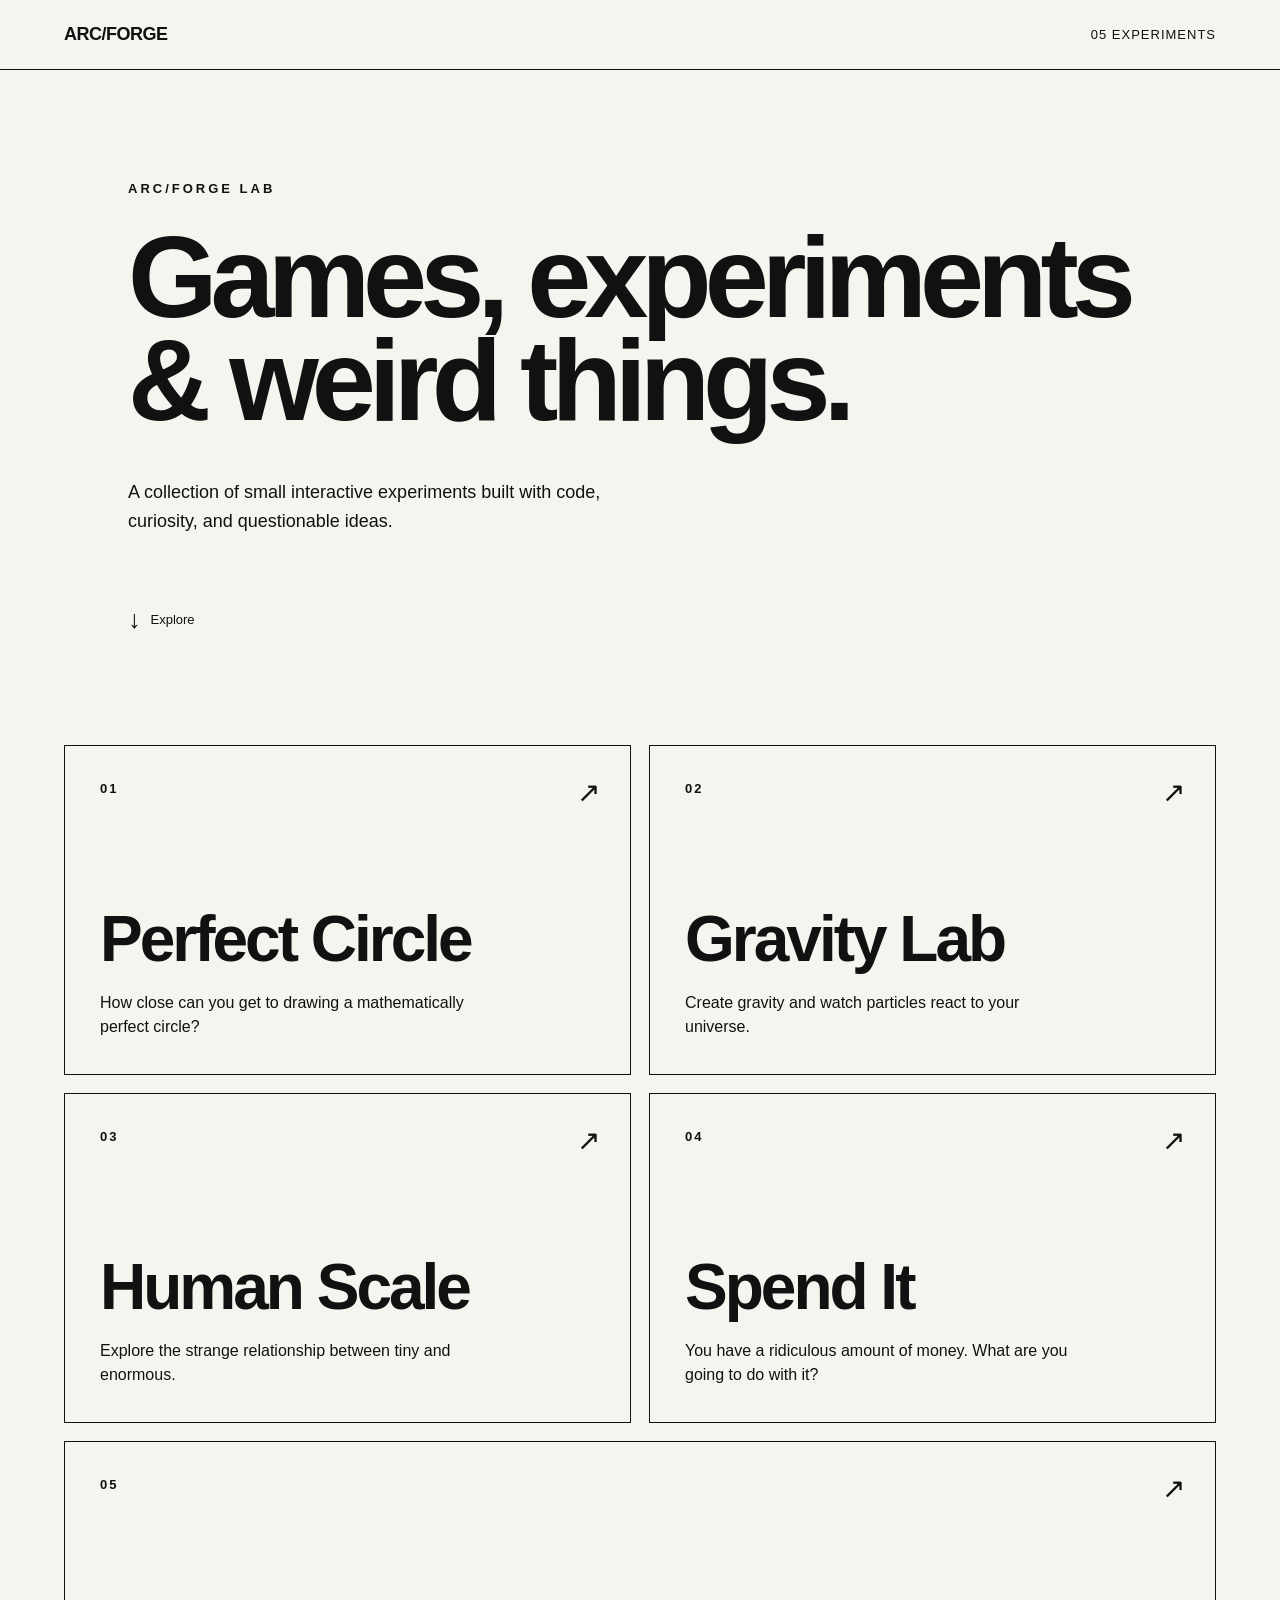
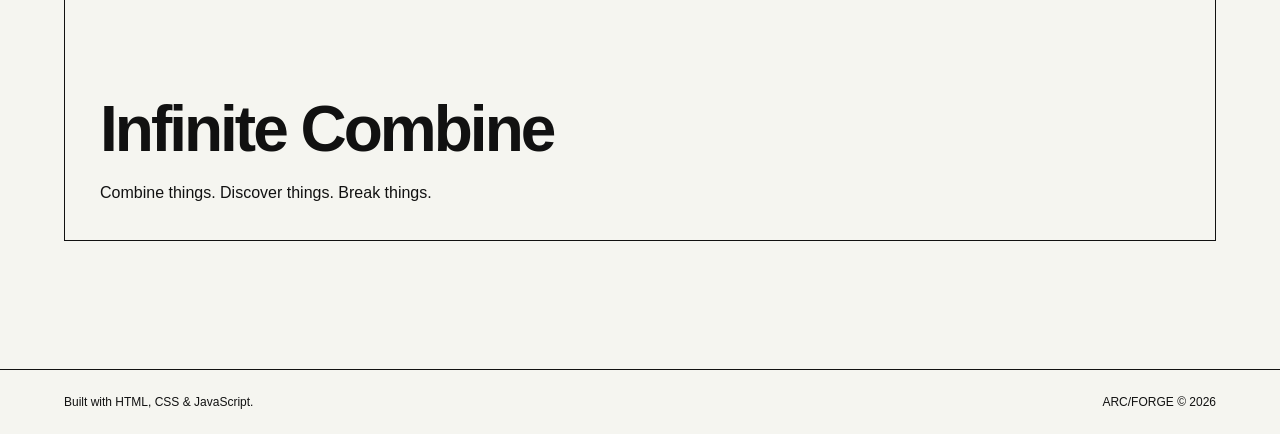
<file: index.html>
<!DOCTYPE html>
<html lang="en">
<head>
    <meta charset="UTF-8">
    <meta name="viewport" content="width=device-width, initial-scale=1.0">

    <title>ARC/FORGE LAB</title>

    <link rel="stylesheet" href="style.css">
</head>

<body>

    <header class="navbar">
        <a href="#" class="logo">ARC/FORGE</a>

        <div class="nav-right">
            <span id="experiment-count">05 experiments</span>
        </div>
    </header>


    <main>

        <section class="hero">

            <p class="eyebrow">ARC/FORGE LAB</p>

            <h1>
                Games, experiments<br>
                & weird things.
            </h1>

            <p class="hero-description">
                A collection of small interactive experiments
                built with code, curiosity, and questionable ideas.
            </p>

            <div class="scroll-indicator">
                <span>↓</span>
                Explore
            </div>

        </section>


        <section class="experiments">

            <a href="experiments/circle.html" class="experiment-card">

                <div class="card-number">01</div>

                <div class="card-content">
                    <h2>Perfect Circle</h2>

                    <p>
                        How close can you get to drawing
                        a mathematically perfect circle?
                    </p>
                </div>

                <span class="arrow">↗</span>

            </a>


            <a href="experiments/gravity.html" class="experiment-card">

                <div class="card-number">02</div>

                <div class="card-content">
                    <h2>Gravity Lab</h2>

                    <p>
                        Create gravity and watch particles
                        react to your universe.
                    </p>
                </div>

                <span class="arrow">↗</span>

            </a>


            <a href="experiments/scale.html" class="experiment-card">

                <div class="card-number">03</div>

                <div class="card-content">
                    <h2>Human Scale</h2>

                    <p>
                        Explore the strange relationship
                        between tiny and enormous.
                    </p>
                </div>

                <span class="arrow">↗</span>

            </a>


            <a href="experiments/spend.html" class="experiment-card">

                <div class="card-number">04</div>

                <div class="card-content">
                    <h2>Spend It</h2>

                    <p>
                        You have a ridiculous amount of money.
                        What are you going to do with it?
                    </p>
                </div>

                <span class="arrow">↗</span>

            </a>


            <a href="experiments/combine.html" class="experiment-card">

                <div class="card-number">05</div>

                <div class="card-content">
                    <h2>Infinite Combine</h2>

                    <p>
                        Combine things. Discover things.
                        Break things.
                    </p>
                </div>

                <span class="arrow">↗</span>

            </a>

        </section>

    </main>


    <footer>

        <div>
            Built with HTML, CSS & JavaScript.
        </div>

        <div>
            ARC/FORGE © 2026
        </div>

    </footer>


    <script src="script.js"></script>

</body>
</html>
</file>
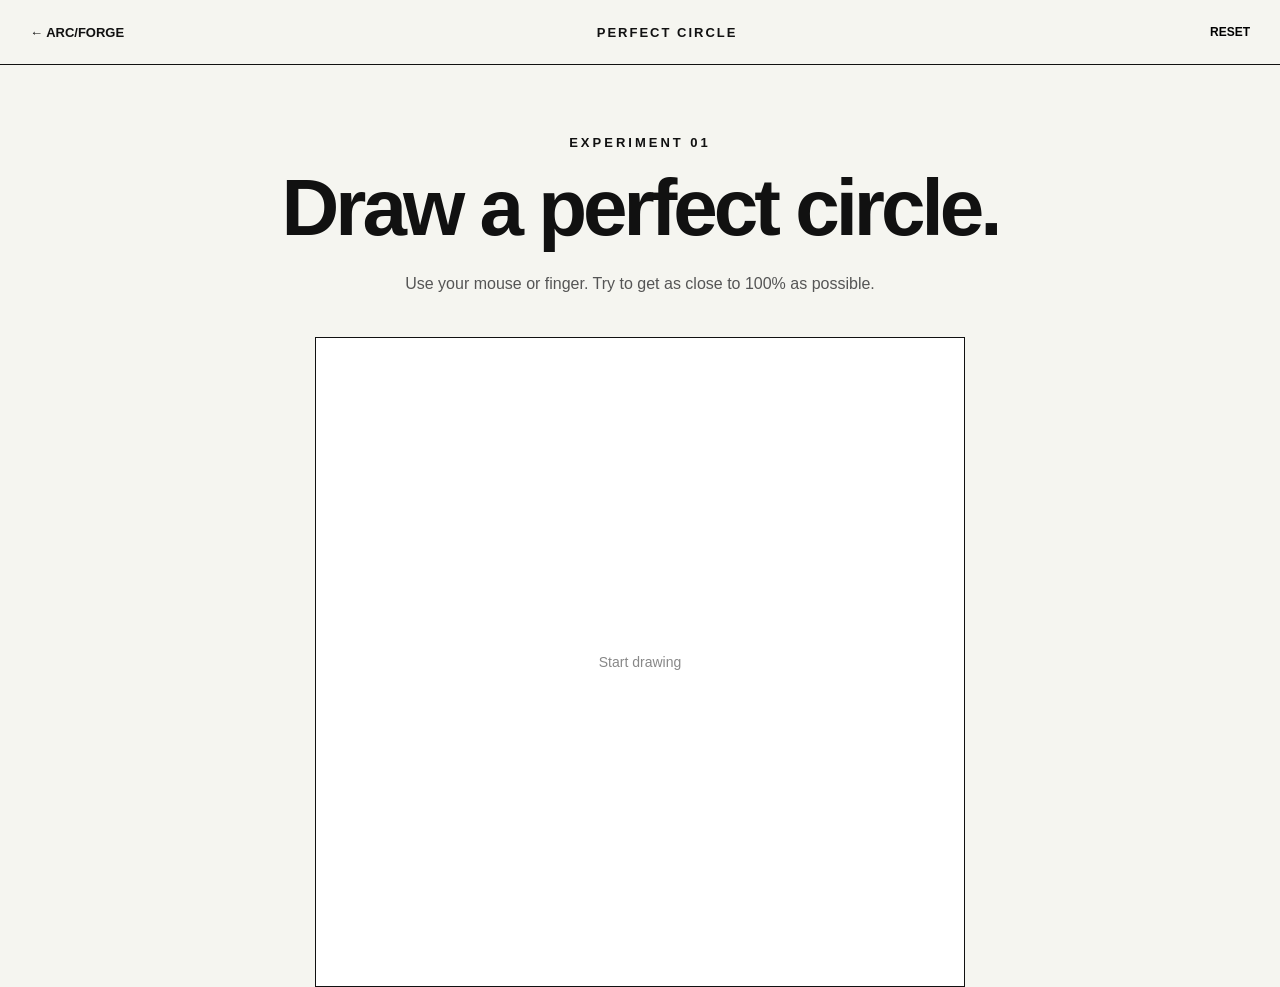
<file: Experiments/circle.html>
<!DOCTYPE html>
<html lang="en">

<head>
    <meta charset="UTF-8">
    <meta name="viewport" content="width=device-width, initial-scale=1.0">

    <title>Perfect Circle — ARC/FORGE LAB</title>

    <link rel="stylesheet" href="../style.css">
    <link rel="stylesheet" href="circle.css">
</head>

<body>

    <header class="circle-nav">

        <a href="../index.html" class="back">
            ← ARC/FORGE
        </a>

        <div class="experiment-title">
            PERFECT CIRCLE
        </div>

        <button id="reset">
            RESET
        </button>

    </header>


    <main class="circle-page">

        <section class="circle-intro">

            <p class="eyebrow">
                EXPERIMENT 01
            </p>

            <h1>Draw a perfect circle.</h1>

            <p>
                Use your mouse or finger.
                Try to get as close to 100% as possible.
            </p>

        </section>


        <section class="drawing-area">

            <canvas id="canvas"></canvas>

            <div id="instruction">
                Start drawing
            </div>

        </section>


        <section class="result" id="result">

            <div class="score-label">
                YOUR SCORE
            </div>

            <div class="score">
                <span id="score">0</span>
                <small>%</small>
            </div>

            <p id="message">
                Draw a circle to find out.
            </p>

            <button id="tryAgain">
                TRY AGAIN
            </button>

        </section>

    </main>


    <script src="circle.js"></script>

</body>

</html>
</file>
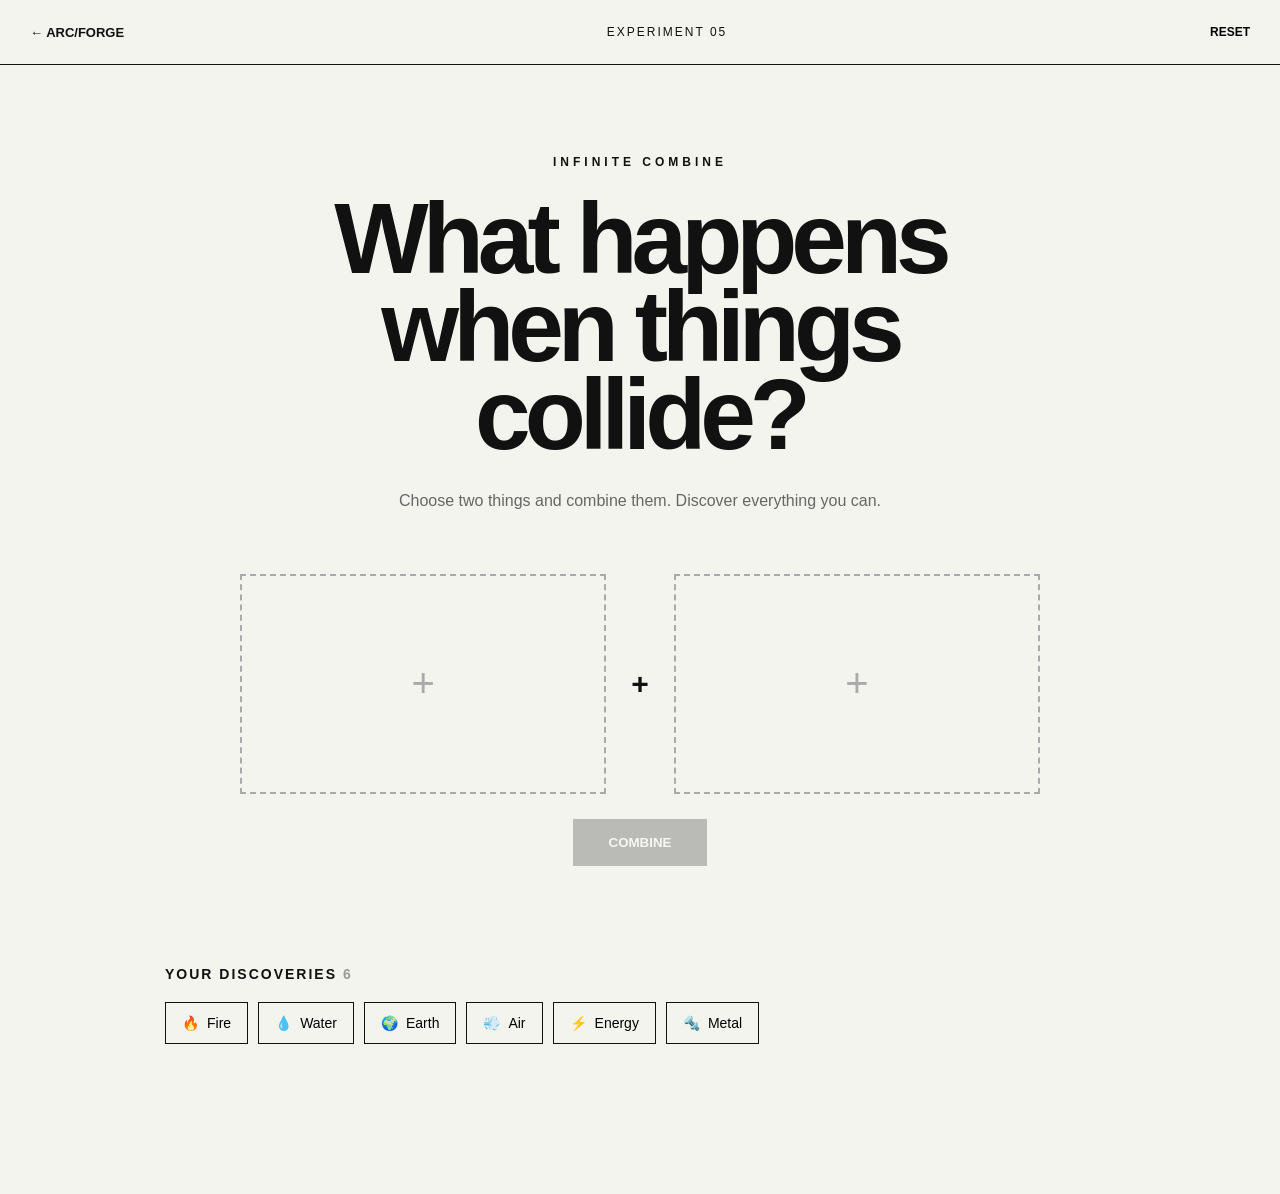
<file: Experiments/combine.html>
<!DOCTYPE html>
<html lang="en">

<head>
    <meta charset="UTF-8">

    <meta
        name="viewport"
        content="width=device-width, initial-scale=1.0"
    >

    <title>Infinite Combine — ARC/FORGE LAB</title>

    <link rel="stylesheet" href="combine.css">
</head>

<body>

    <header class="combine-nav">

        <a href="../index.html">
            ← ARC/FORGE
        </a>

        <span>
            EXPERIMENT 05
        </span>

        <button id="resetButton">
            RESET
        </button>

    </header>


    <main>

        <section class="combine-header">

            <p class="eyebrow">
                INFINITE COMBINE
            </p>

            <h1>
                What happens<br>
                when things collide?
            </h1>

            <p>
                Choose two things and combine them.
                Discover everything you can.
            </p>

        </section>


        <section class="combiner">

            <div
                class="slot"
                id="slotOne"
            >
                <span>+</span>
            </div>


            <div class="combine-symbol">
                +
            </div>


            <div
                class="slot"
                id="slotTwo"
            >
                <span>+</span>
            </div>


            <button
                id="combineButton"
                disabled
            >
                COMBINE
            </button>

        </section>


        <section class="elements">

            <h2>
                YOUR DISCOVERIES
                <span id="discoveryCount">
                    0
                </span>
            </h2>

            <div
                id="elementList"
                class="element-list"
            ></div>

        </section>


        <section
            id="discovery"
            class="discovery"
        >

            <div class="discovery-inner">

                <span>
                    NEW DISCOVERY
                </span>

                <div id="discoveryEmoji">
                    ✨
                </div>

                <h2 id="discoveryName">
                    Something new
                </h2>

                <p id="discoveryText"></p>

                <button id="closeDiscovery">
                    CONTINUE
                </button>

            </div>

        </section>

    </main>


    <script src="combine.js"></script>

</body>

</html>
</file>
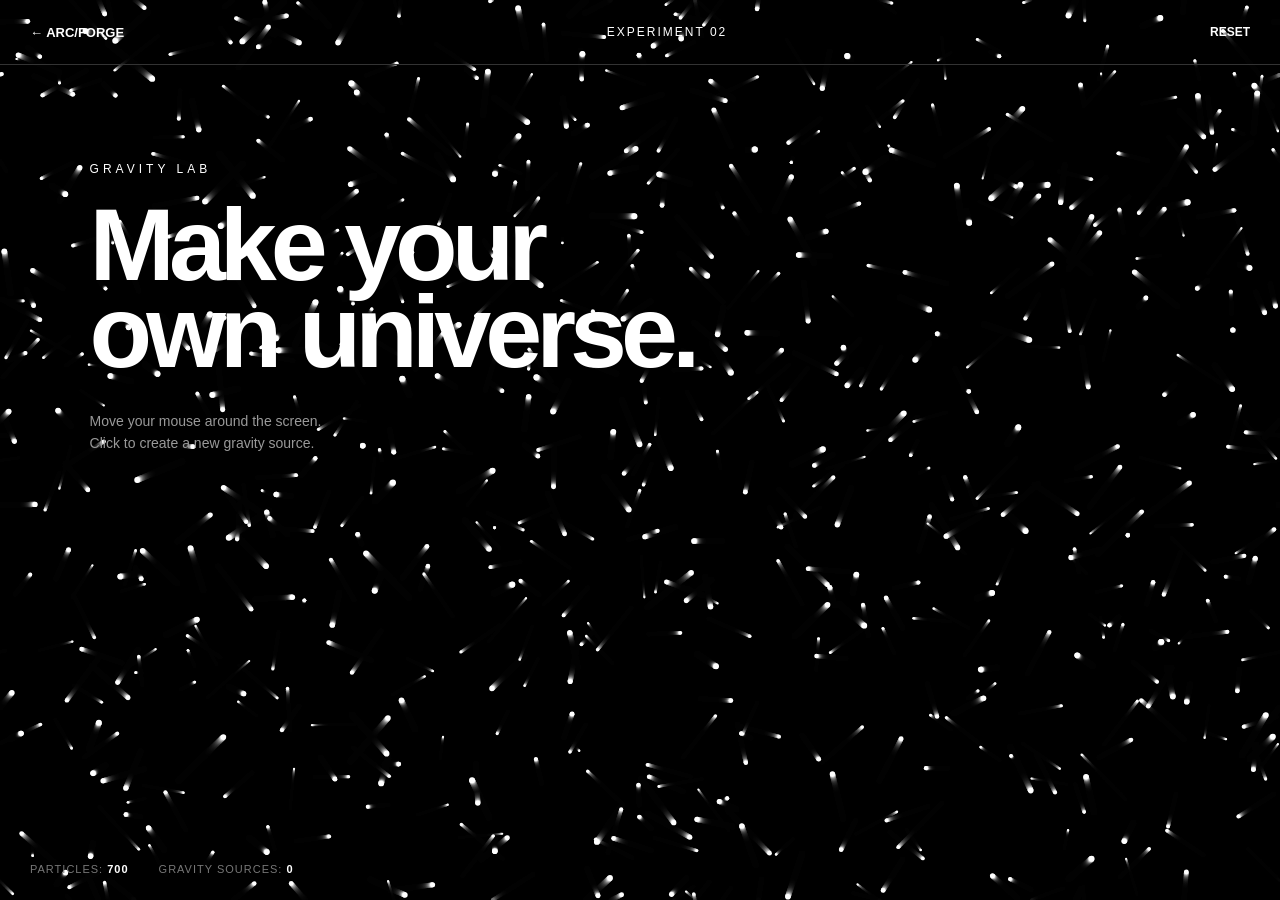
<file: Experiments/gravity.html>
<!DOCTYPE html>
<html lang="en">

<head>
    <meta charset="UTF-8">
    <meta name="viewport" content="width=device-width, initial-scale=1.0">

    <title>Gravity Lab — ARC/FORGE LAB</title>

    <link rel="stylesheet" href="gravity.css">
</head>

<body>

    <header class="gravity-nav">

        <a href="../index.html">← ARC/FORGE</a>

        <span>EXPERIMENT 02</span>

        <button id="clearButton">RESET</button>

    </header>


    <main>

        <section class="gravity-intro">

            <p>GRAVITY LAB</p>

            <h1>Make your<br>own universe.</h1>

            <div class="instructions">
                Move your mouse around the screen.<br>
                Click to create a new gravity source.
            </div>

        </section>


        <canvas id="gravityCanvas"></canvas>


        <div class="stats">

            <span>
                PARTICLES:
                <strong id="particleCount">0</strong>
            </span>

            <span>
                GRAVITY SOURCES:
                <strong id="sourceCount">0</strong>
            </span>

        </div>

    </main>


    <script src="gravity.js"></script>

</body>

</html>
</file>
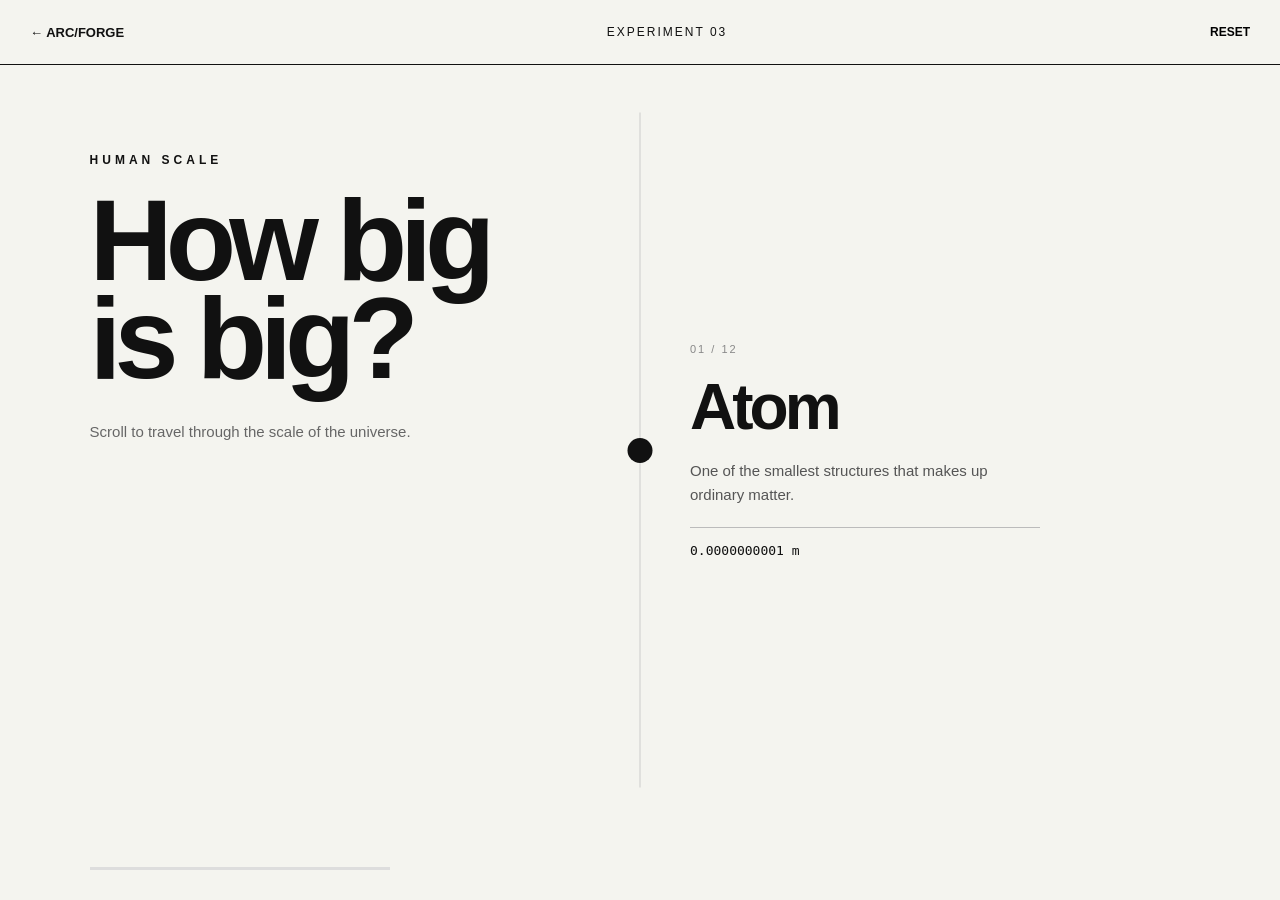
<file: Experiments/scale.html>
<!DOCTYPE html>
<html lang="en">

<head>

    <meta charset="UTF-8">

    <meta
        name="viewport"
        content="width=device-width, initial-scale=1.0"
    >

    <title>Human Scale — ARC/FORGE LAB</title>

    <link
        rel="stylesheet"
        href="scale.css"
    >

</head>

<body>

    <header class="scale-nav">

        <a href="../index.html">
            ← ARC/FORGE
        </a>

        <span>
            EXPERIMENT 03
        </span>

        <button id="resetScale">
            RESET
        </button>

    </header>


    <main class="scale-page">

        <div class="scale-header">

            <p class="eyebrow">
                HUMAN SCALE
            </p>

            <h1>
                How big<br>
                is big?
            </h1>

            <p class="description">
                Scroll to travel through the scale of the universe.
            </p>

        </div>


        <div class="scale-visual">

            <div
                class="scale-line"
                id="scaleLine"
            ></div>


            <div
                class="object"
                id="object"
            ></div>


            <div class="object-info">

                <div
                    class="object-index"
                    id="objectIndex"
                >
                    01 / 12
                </div>

                <h2 id="objectName">
                    Atom
                </h2>

                <p id="objectDescription">
                    One of the smallest structures
                    that makes up ordinary matter.
                </p>

                <div
                    class="object-size"
                    id="objectSize"
                >
                    0.0000000001 m
                </div>

            </div>

        </div>


        <div class="scale-progress">

            <div
                class="progress-bar"
                id="progressBar"
            ></div>

        </div>

    </main>


    <script src="scale.js"></script>

</body>

</html>
</file>
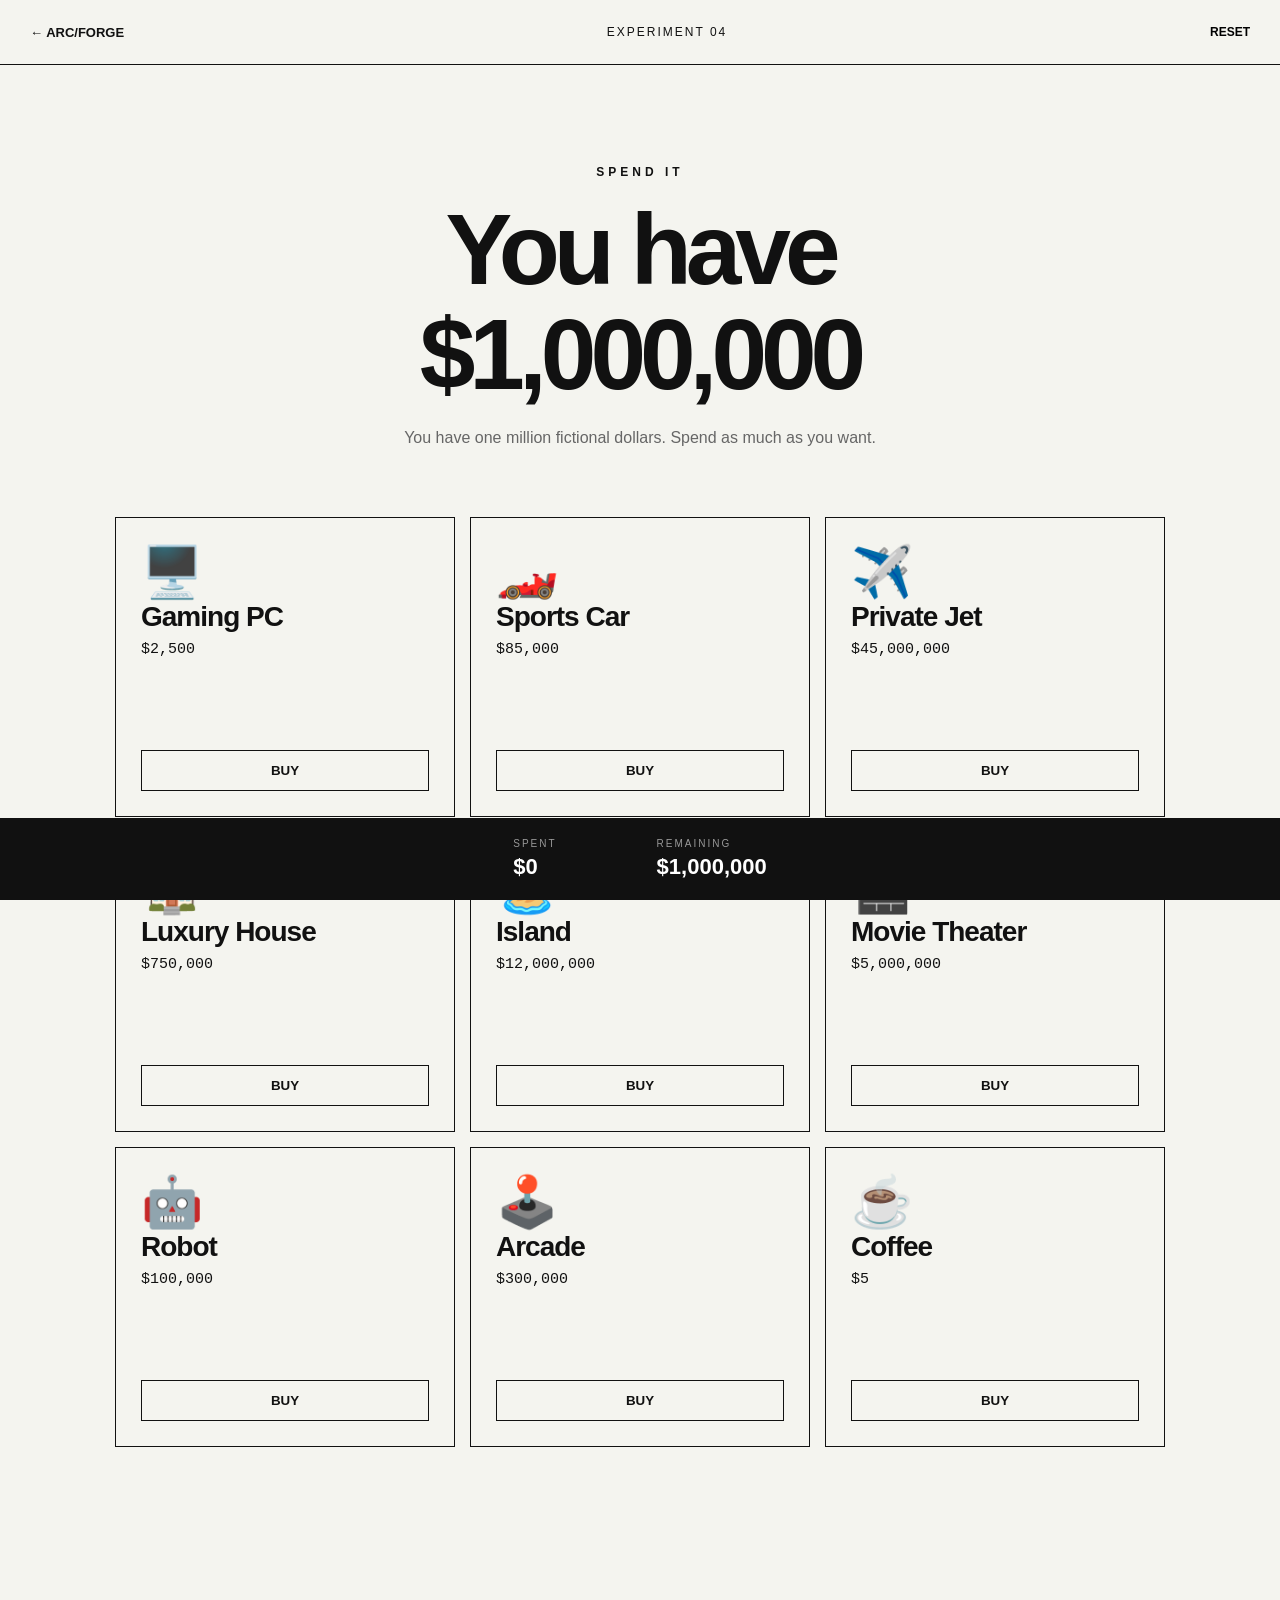
<file: Experiments/spend.html>
<!DOCTYPE html>
<html lang="en">

<head>
    <meta charset="UTF-8">

    <meta
        name="viewport"
        content="width=device-width, initial-scale=1.0"
    >

    <title>Spend It — ARC/FORGE LAB</title>

    <link rel="stylesheet" href="spend.css">
</head>

<body>

    <header class="spend-nav">

        <a href="../index.html">
            ← ARC/FORGE
        </a>

        <span>EXPERIMENT 04</span>

        <button id="resetButton">
            RESET
        </button>

    </header>


    <main>

        <section class="money-header">

            <p class="eyebrow">
                SPEND IT
            </p>

            <h1>
                You have
                <span id="balance">$1,000,000</span>
            </h1>

            <p>
                You have one million fictional dollars.
                Spend as much as you want.
            </p>

        </section>


        <section
            class="products"
            id="products"
        ></section>


        <section class="summary">

            <div>
                <span>SPENT</span>
                <strong id="spent">$0</strong>
            </div>

            <div>
                <span>REMAINING</span>
                <strong id="remaining">
                    $1,000,000
                </strong>
            </div>

        </section>


        <section
            class="final"
            id="final"
        >

            <h2>
                You spent it.
            </h2>

            <p id="finalMessage"></p>

            <button id="startAgain">
                START AGAIN
            </button>

        </section>

    </main>


    <script src="spend.js"></script>

</body>

</html>
</file>
<file: style.css>
* {
    margin: 0;
    padding: 0;
    box-sizing: border-box;
}

html {
    scroll-behavior: smooth;
}

body {
    font-family: Arial, Helvetica, sans-serif;
    background: #f5f5f0;
    color: #111;
    min-height: 100vh;
}


/* =========================
   NAVBAR
========================= */

.navbar {
    height: 70px;

    display: flex;
    align-items: center;
    justify-content: space-between;

    padding: 0 5vw;

    border-bottom: 1px solid #111;
}

.logo {
    color: #111;
    text-decoration: none;

    font-size: 18px;
    font-weight: 800;
    letter-spacing: -0.5px;
}

.nav-right {
    font-size: 13px;
    text-transform: uppercase;
    letter-spacing: 1px;
}


/* =========================
   HERO
========================= */

.hero {
    min-height: 75vh;

    display: flex;
    flex-direction: column;

    justify-content: center;

    padding: 8vw 10vw;
}

.eyebrow {
    font-size: 13px;
    font-weight: bold;

    letter-spacing: 3px;

    margin-bottom: 30px;
}

.hero h1 {
    font-size: clamp(55px, 9vw, 130px);

    line-height: 0.9;

    letter-spacing: -7px;

    max-width: 1100px;
}

.hero-description {
    max-width: 480px;

    margin-top: 45px;

    font-size: 18px;
    line-height: 1.6;
}

.scroll-indicator {
    margin-top: 70px;

    font-size: 13px;

    display: flex;
    align-items: center;
    gap: 10px;
}

.scroll-indicator span {
    font-size: 25px;
}


/* =========================
   EXPERIMENTS
========================= */

.experiments {
    padding: 0 5vw 10vw;

    display: grid;

    grid-template-columns: repeat(2, 1fr);

    gap: 18px;
}

.experiment-card {
    position: relative;

    min-height: 330px;

    padding: 35px;

    border: 1px solid #111;

    color: #111;
    text-decoration: none;

    display: flex;
    flex-direction: column;

    justify-content: space-between;

    overflow: hidden;

    transition:
        background 0.25s ease,
        color 0.25s ease,
        transform 0.25s ease;
}

.experiment-card:nth-child(5) {
    grid-column: span 2;
    min-height: 400px;
}

.experiment-card:hover {
    background: #111;
    color: #fff;

    transform: translateY(-5px);
}

.card-number {
    font-size: 13px;

    font-weight: bold;

    letter-spacing: 2px;
}

.card-content {
    max-width: 500px;
}

.card-content h2 {
    font-size: clamp(35px, 5vw, 70px);

    letter-spacing: -3px;

    margin-bottom: 15px;
}

.card-content p {
    max-width: 400px;

    font-size: 16px;

    line-height: 1.5;
}

.arrow {
    position: absolute;

    right: 30px;
    top: 30px;

    font-size: 28px;

    transition: transform 0.25s ease;
}

.experiment-card:hover .arrow {
    transform: translate(5px, -5px);
}


/* =========================
   FOOTER
========================= */

footer {
    border-top: 1px solid #111;

    padding: 25px 5vw;

    display: flex;
    justify-content: space-between;

    font-size: 12px;
}


/* =========================
   MOBILE
========================= */

@media (max-width: 700px) {

    .navbar {
        padding: 0 20px;
    }

    .nav-right {
        display: none;
    }

    .hero {
        min-height: 70vh;

        padding: 80px 25px;
    }

    .hero h1 {
        letter-spacing: -4px;
    }

    .experiments {
        padding: 0 20px 70px;

        grid-template-columns: 1fr;
    }

    .experiment-card,
    .experiment-card:nth-child(5) {
        grid-column: auto;

        min-height: 300px;
    }

    footer {
        padding: 20px;

        flex-direction: column;

        gap: 10px;
    }
}
</file>
<file: Experiments/circle.css>
body {
    overflow-x: hidden;
}


/* =========================
   NAVIGATION
========================= */

.circle-nav {
    height: 65px;

    padding: 0 30px;

    border-bottom: 1px solid #111;

    display: flex;
    align-items: center;
    justify-content: space-between;
}

.back {
    color: #111;
    text-decoration: none;

    font-size: 13px;
    font-weight: bold;
}

.experiment-title {
    font-size: 13px;
    font-weight: bold;
    letter-spacing: 2px;
}

.circle-nav button {
    background: none;

    border: none;

    font-size: 12px;
    font-weight: bold;

    cursor: pointer;
}


/* =========================
   PAGE
========================= */

.circle-page {
    min-height: calc(100vh - 65px);

    display: flex;
    flex-direction: column;

    align-items: center;
}


/* =========================
   INTRO
========================= */

.circle-intro {
    text-align: center;

    padding: 70px 20px 40px;
}

.circle-intro .eyebrow {
    margin-bottom: 20px;
}

.circle-intro h1 {
    font-size: clamp(40px, 7vw, 80px);

    letter-spacing: -4px;

    line-height: 0.95;

    margin-bottom: 25px;
}

.circle-intro p:last-child {
    max-width: 500px;

    margin: auto;

    line-height: 1.6;

    color: #555;
}


/* =========================
   DRAWING AREA
========================= */

.drawing-area {
    position: relative;

    width: min(80vw, 650px);
    height: min(80vw, 650px);

    border: 1px solid #111;

    background: #fff;

    cursor: crosshair;

    touch-action: none;
}

#canvas {
    position: absolute;

    width: 100%;
    height: 100%;

    left: 0;
    top: 0;
}

#instruction {
    position: absolute;

    left: 50%;
    top: 50%;

    transform: translate(-50%, -50%);

    font-size: 14px;

    pointer-events: none;

    color: #888;
}


/* =========================
   RESULT
========================= */

.result {
    text-align: center;

    padding: 70px 20px;

    display: none;
}

.result.visible {
    display: block;
}

.score-label {
    font-size: 12px;

    letter-spacing: 3px;

    font-weight: bold;
}

.score {
    font-size: clamp(90px, 15vw, 180px);

    font-weight: 800;

    letter-spacing: -10px;

    line-height: 1;
}

.score small {
    font-size: 35px;

    letter-spacing: 0;
}

#message {
    font-size: 18px;

    margin: 20px 0 30px;
}

#tryAgain {
    padding: 14px 25px;

    border: 1px solid #111;

    background: #111;

    color: #fff;

    cursor: pointer;

    font-weight: bold;
}

#tryAgain:hover {
    background: #fff;

    color: #111;
}


/* =========================
   MOBILE
========================= */

@media (max-width: 600px) {

    .circle-nav {
        padding: 0 15px;
    }

    .experiment-title {
        display: none;
    }

    .circle-intro {
        padding-top: 50px;
    }

    .circle-intro h1 {
        letter-spacing: -2px;
    }

    .drawing-area {
        width: 90vw;
        height: 90vw;
    }
}
</file>
<file: Experiments/combine.css>
* {
    margin: 0;
    padding: 0;
    box-sizing: border-box;
}

body {
    background: #f4f4ef;
    color: #111;

    font-family:
        Arial,
        Helvetica,
        sans-serif;
}


/* =========================
   NAV
========================= */

.combine-nav {
    height: 65px;

    padding: 0 30px;

    border-bottom: 1px solid #111;

    display: flex;

    justify-content: space-between;
    align-items: center;
}

.combine-nav a {
    color: #111;

    text-decoration: none;

    font-size: 13px;

    font-weight: bold;
}

.combine-nav span {
    font-size: 12px;

    letter-spacing: 2px;
}

.combine-nav button {
    background: none;

    border: none;

    cursor: pointer;

    font-size: 12px;

    font-weight: bold;
}


/* =========================
   HEADER
========================= */

.combine-header {

    max-width: 900px;

    margin: auto;

    padding: 90px 25px 60px;

    text-align: center;
}

.eyebrow {

    font-size: 12px;

    font-weight: bold;

    letter-spacing: 4px;

    margin-bottom: 25px;
}

.combine-header h1 {

    font-size:
        clamp(45px, 8vw, 100px);

    line-height: .88;

    letter-spacing: -6px;
}

.combine-header p:last-child {

    max-width: 500px;

    margin: 30px auto 0;

    color: #666;

    line-height: 1.6;
}


/* =========================
   COMBINER
========================= */

.combiner {

    max-width: 850px;

    margin: auto;

    padding: 0 25px 100px;

    display: grid;

    grid-template-columns:
        1fr auto 1fr;

    align-items: center;

    gap: 25px;
}

.slot {

    height: 220px;

    border: 2px dashed #aaa;

    display: flex;

    align-items: center;

    justify-content: center;

    cursor: pointer;

    transition:
        background .2s,
        border .2s;
}

.slot:hover {

    background: #e9e9e4;

    border-color: #111;
}

.slot span {

    font-size: 40px;

    color: #aaa;
}

.slot.selected {

    border: 2px solid #111;

    background: white;
}

.slot-content {

    text-align: center;
}

.slot-content .emoji {

    font-size: 55px;

    display: block;

    margin-bottom: 10px;
}

.slot-content strong {

    font-size: 18px;
}


/* =========================
   PLUS
========================= */

.combine-symbol {

    font-size: 30px;

    font-weight: bold;
}


/* =========================
   COMBINE BUTTON
========================= */

#combineButton {

    grid-column:
        1 / -1;

    justify-self: center;

    padding: 15px 35px;

    background: #111;

    color: white;

    border: 1px solid #111;

    cursor: pointer;

    font-weight: bold;

    transition:
        opacity .2s;
}

#combineButton:disabled {

    opacity: .25;

    cursor: not-allowed;
}


/* =========================
   ELEMENTS
========================= */

.elements {

    max-width: 1000px;

    margin: auto;

    padding: 0 25px 150px;
}

.elements h2 {

    font-size: 14px;

    letter-spacing: 2px;

    margin-bottom: 20px;
}

.elements h2 span {

    color: #999;
}

.element-list {

    display: flex;

    flex-wrap: wrap;

    gap: 10px;
}

.element {

    border: 1px solid #111;

    padding: 12px 16px;

    background: transparent;

    cursor: pointer;

    display: flex;

    align-items: center;

    gap: 8px;

    font-size: 14px;

    transition:
        background .2s,
        color .2s;
}

.element:hover {

    background: #111;

    color: white;
}


/* =========================
   DISCOVERY
========================= */

.discovery {

    position: fixed;

    inset: 0;

    background:
        rgba(244, 244, 239, .96);

    display: none;

    align-items: center;

    justify-content: center;

    z-index: 20;
}

.discovery.visible {

    display: flex;
}

.discovery-inner {

    text-align: center;

    max-width: 600px;

    padding: 30px;
}

.discovery-inner > span {

    font-size: 11px;

    letter-spacing: 4px;

    font-weight: bold;
}

#discoveryEmoji {

    font-size: 100px;

    margin: 30px 0 15px;
}

.discovery h2 {

    font-size:
        clamp(50px, 8vw, 100px);

    letter-spacing: -6px;
}

.discovery p {

    max-width: 450px;

    margin: 25px auto;

    color: #666;

    line-height: 1.6;
}

#closeDiscovery {

    padding: 14px 25px;

    background: #111;

    color: white;

    border: none;

    cursor: pointer;

    font-weight: bold;
}


/* =========================
   MOBILE
========================= */

@media (max-width: 700px) {

    .combine-nav {
        padding: 0 15px;
    }

    .combine-nav span {
        display: none;
    }

    .combiner {

        grid-template-columns:
            1fr auto 1fr;

        gap: 10px;

    }

    .slot {

        height: 150px;

    }

    .slot-content .emoji {

        font-size: 40px;

    }

    .combine-header h1 {

        letter-spacing: -3px;

    }

}
</file>
<file: Experiments/gravity.css>
* {
    margin: 0;
    padding: 0;
    box-sizing: border-box;
}

body {
    background: #050505;
    color: #fff;

    font-family: Arial, Helvetica, sans-serif;

    overflow: hidden;
}


/* =========================
   NAV
========================= */

.gravity-nav {
    position: fixed;

    top: 0;
    left: 0;

    width: 100%;

    height: 65px;

    padding: 0 30px;

    display: flex;

    justify-content: space-between;
    align-items: center;

    border-bottom: 1px solid #333;

    z-index: 10;
}

.gravity-nav a {
    color: #fff;

    text-decoration: none;

    font-size: 13px;
    font-weight: bold;
}

.gravity-nav span {
    font-size: 12px;

    letter-spacing: 2px;
}

.gravity-nav button {
    background: none;

    color: #fff;

    border: none;

    cursor: pointer;

    font-size: 12px;
    font-weight: bold;
}


/* =========================
   CANVAS
========================= */

#gravityCanvas {
    position: fixed;

    inset: 0;

    width: 100%;
    height: 100%;

    z-index: 1;
}


/* =========================
   INTRO
========================= */

.gravity-intro {
    position: fixed;

    left: 7vw;
    top: 18vh;

    z-index: 2;

    pointer-events: none;
}

.gravity-intro p {
    font-size: 12px;

    letter-spacing: 4px;

    margin-bottom: 25px;
}

.gravity-intro h1 {
    font-size: clamp(55px, 8vw, 110px);

    line-height: .85;

    letter-spacing: -6px;
}

.instructions {
    margin-top: 35px;

    color: #999;

    font-size: 14px;

    line-height: 1.6;
}


/* =========================
   STATS
========================= */

.stats {
    position: fixed;

    bottom: 25px;
    left: 30px;

    z-index: 3;

    display: flex;

    gap: 30px;

    font-size: 11px;

    letter-spacing: 1px;

    color: #777;
}

.stats strong {
    color: #fff;
}


/* =========================
   MOBILE
========================= */

@media (max-width: 600px) {

    .gravity-nav {
        padding: 0 15px;
    }

    .gravity-nav span {
        display: none;
    }

    .gravity-intro {
        left: 25px;
        top: 18vh;
    }

    .gravity-intro h1 {
        letter-spacing: -3px;
    }

    .instructions {
        font-size: 13px;
    }

    .stats {
        left: 20px;
        bottom: 20px;

        flex-direction: column;

        gap: 8px;
    }
}
</file>
<file: Experiments/scale.css>
* {
    margin: 0;
    padding: 0;
    box-sizing: border-box;
}

html,
body {
    width: 100%;
    height: 100%;
}

body {
    background: #f4f4ef;

    color: #111;

    font-family:
        Arial,
        Helvetica,
        sans-serif;

    overflow: hidden;
}


/* =========================
   NAV
========================= */

.scale-nav {

    position: fixed;

    top: 0;
    left: 0;

    width: 100%;

    height: 65px;

    padding: 0 30px;

    border-bottom: 1px solid #111;

    display: flex;

    justify-content: space-between;

    align-items: center;

    z-index: 10;
}

.scale-nav a {

    color: #111;

    text-decoration: none;

    font-size: 13px;

    font-weight: bold;
}

.scale-nav span {

    font-size: 12px;

    letter-spacing: 2px;
}

.scale-nav button {

    border: none;

    background: none;

    cursor: pointer;

    font-size: 12px;

    font-weight: bold;
}


/* =========================
   PAGE
========================= */

.scale-page {

    position: relative;

    width: 100%;

    height: 100vh;

    overflow: hidden;
}


/* =========================
   HEADER
========================= */

.scale-header {

    position: absolute;

    left: 7vw;

    top: 17vh;

    z-index: 4;

    pointer-events: none;
}

.eyebrow {

    font-size: 12px;

    font-weight: bold;

    letter-spacing: 4px;

    margin-bottom: 25px;
}

.scale-header h1 {

    font-size:
        clamp(60px, 9vw, 125px);

    line-height: .85;

    letter-spacing: -7px;
}

.description {

    margin-top: 35px;

    color: #666;

    font-size: 15px;
}


/* =========================
   VISUAL
========================= */

.scale-visual {

    position: absolute;

    left: 50%;

    top: 50%;

    transform:
        translate(-50%, -50%);

    width: 75vw;

    height: 75vh;

    display: flex;

    justify-content: center;

    align-items: center;
}


/* =========================
   SCALE LINE
========================= */

.scale-line {

    position: absolute;

    left: 50%;

    top: 0;

    width: 1px;

    height: 100%;

    background: #ccc;

    transform:
        translateX(-50%);
}


/* =========================
   OBJECT
========================= */

.object {

    position: absolute;

    left: 50%;

    top: 50%;

    transform:
        translate(-50%, -50%);

    width: 30px;

    height: 30px;

    border-radius: 50%;

    background: #111;

    transition:
        width .45s ease,
        height .45s ease;
}


/* =========================
   INFO
========================= */

.object-info {

    position: absolute;

    left: calc(50% + 50px);

    top: 50%;

    transform:
        translateY(-50%);

    max-width: 350px;
}

.object-index {

    font-size: 11px;

    letter-spacing: 2px;

    color: #888;

    margin-bottom: 15px;
}

.object-info h2 {

    font-size:
        clamp(40px, 5vw, 70px);

    letter-spacing: -4px;

    margin-bottom: 15px;
}

.object-info p {

    font-size: 15px;

    line-height: 1.6;

    color: #555;

    margin-bottom: 20px;
}

.object-size {

    font-family:
        monospace;

    font-size: 13px;

    padding-top: 15px;

    border-top: 1px solid #bbb;
}


/* =========================
   PROGRESS
========================= */

.scale-progress {

    position: fixed;

    bottom: 30px;

    left: 7vw;

    width: 300px;

    height: 3px;

    background: #ddd;

    z-index: 5;
}

.progress-bar {

    width: 0%;

    height: 100%;

    background: #111;

    transition:
        width .3s ease;
}


/* =========================
   MOBILE
========================= */

@media (max-width: 700px) {

    .scale-nav {

        padding: 0 15px;
    }

    .scale-nav span {

        display: none;
    }

    .scale-header {

        left: 25px;

        top: 13vh;
    }

    .scale-header h1 {

        letter-spacing: -4px;
    }

    .scale-visual {

        width: 90vw;

        height: 70vh;

        top: 58%;
    }

    .object-info {

        left: 50%;

        top: 65%;

        width: 80vw;

        transform:
            translateX(-50%);

        text-align: center;
    }

    .object-info h2 {

        letter-spacing: -2px;
    }

    .scale-line {

        height: 35%;
    }

    .scale-progress {

        left: 25px;

        width: 200px;
    }

}
</file>
<file: Experiments/spend.css>
* {
    margin: 0;
    padding: 0;
    box-sizing: border-box;
}

body {
    background: #f4f4ef;
    color: #111;

    font-family:
        Arial,
        Helvetica,
        sans-serif;
}


/* =========================
   NAV
========================= */

.spend-nav {
    height: 65px;

    padding: 0 30px;

    border-bottom: 1px solid #111;

    display: flex;

    align-items: center;
    justify-content: space-between;
}

.spend-nav a {
    color: #111;

    text-decoration: none;

    font-size: 13px;
    font-weight: bold;
}

.spend-nav span {
    font-size: 12px;

    letter-spacing: 2px;
}

.spend-nav button {
    border: none;

    background: none;

    cursor: pointer;

    font-size: 12px;
    font-weight: bold;
}


/* =========================
   HEADER
========================= */

.money-header {

    max-width: 900px;

    margin: auto;

    padding: 100px 25px 70px;

    text-align: center;
}

.eyebrow {

    font-size: 12px;

    font-weight: bold;

    letter-spacing: 4px;

    margin-bottom: 25px;
}

.money-header h1 {

    font-size:
        clamp(45px, 8vw, 100px);

    line-height: .9;

    letter-spacing: -6px;
}

#balance {

    display: block;

    margin-top: 15px;

    font-variant-numeric:
        tabular-nums;
}

.money-header p:last-child {

    margin-top: 30px;

    color: #666;

    font-size: 16px;
}


/* =========================
   PRODUCTS
========================= */

.products {

    max-width: 1100px;

    margin: auto;

    padding: 0 25px 100px;

    display: grid;

    grid-template-columns:
        repeat(3, 1fr);

    gap: 15px;
}


.product {

    min-height: 300px;

    padding: 25px;

    border: 1px solid #111;

    display: flex;

    flex-direction: column;

    justify-content: space-between;

    transition:
        background .2s,
        color .2s;
}

.product:hover {

    background: #111;

    color: white;
}

.product-emoji {

    font-size: 50px;
}

.product h2 {

    font-size: 28px;

    letter-spacing: -1px;
}

.product-price {

    font-family: monospace;

    font-size: 15px;

    margin-top: 8px;
}

.buy-button {

    margin-top: 20px;

    padding: 12px;

    border: 1px solid currentColor;

    background: transparent;

    color: inherit;

    cursor: pointer;

    font-weight: bold;
}

.buy-button:hover {

    background: currentColor;

    color: inherit;
}


/* =========================
   SUMMARY
========================= */

.summary {

    position: sticky;

    bottom: 0;

    width: 100%;

    background: #111;

    color: white;

    padding: 20px 7vw;

    display: flex;

    justify-content: center;

    gap: 100px;

    z-index: 5;
}

.summary div {

    display: flex;

    flex-direction: column;

    gap: 5px;
}

.summary span {

    font-size: 10px;

    letter-spacing: 2px;

    color: #999;
}

.summary strong {

    font-size: 22px;

    font-variant-numeric:
        tabular-nums;
}


/* =========================
   FINAL
========================= */

.final {

    display: none;

    text-align: center;

    padding: 120px 25px;
}

.final.visible {

    display: block;
}

.final h2 {

    font-size:
        clamp(50px, 8vw, 100px);

    letter-spacing: -6px;
}

.final p {

    margin: 25px auto;

    max-width: 500px;

    color: #666;

    line-height: 1.6;
}

#startAgain {

    padding: 14px 25px;

    background: #111;

    color: white;

    border: 1px solid #111;

    cursor: pointer;
}


/* =========================
   MOBILE
========================= */

@media (max-width: 700px) {

    .spend-nav {
        padding: 0 15px;
    }

    .spend-nav span {
        display: none;
    }

    .products {

        grid-template-columns: 1fr;

    }

    .summary {

        gap: 40px;

    }

    .money-header h1 {

        letter-spacing: -3px;

    }
}
</file>
